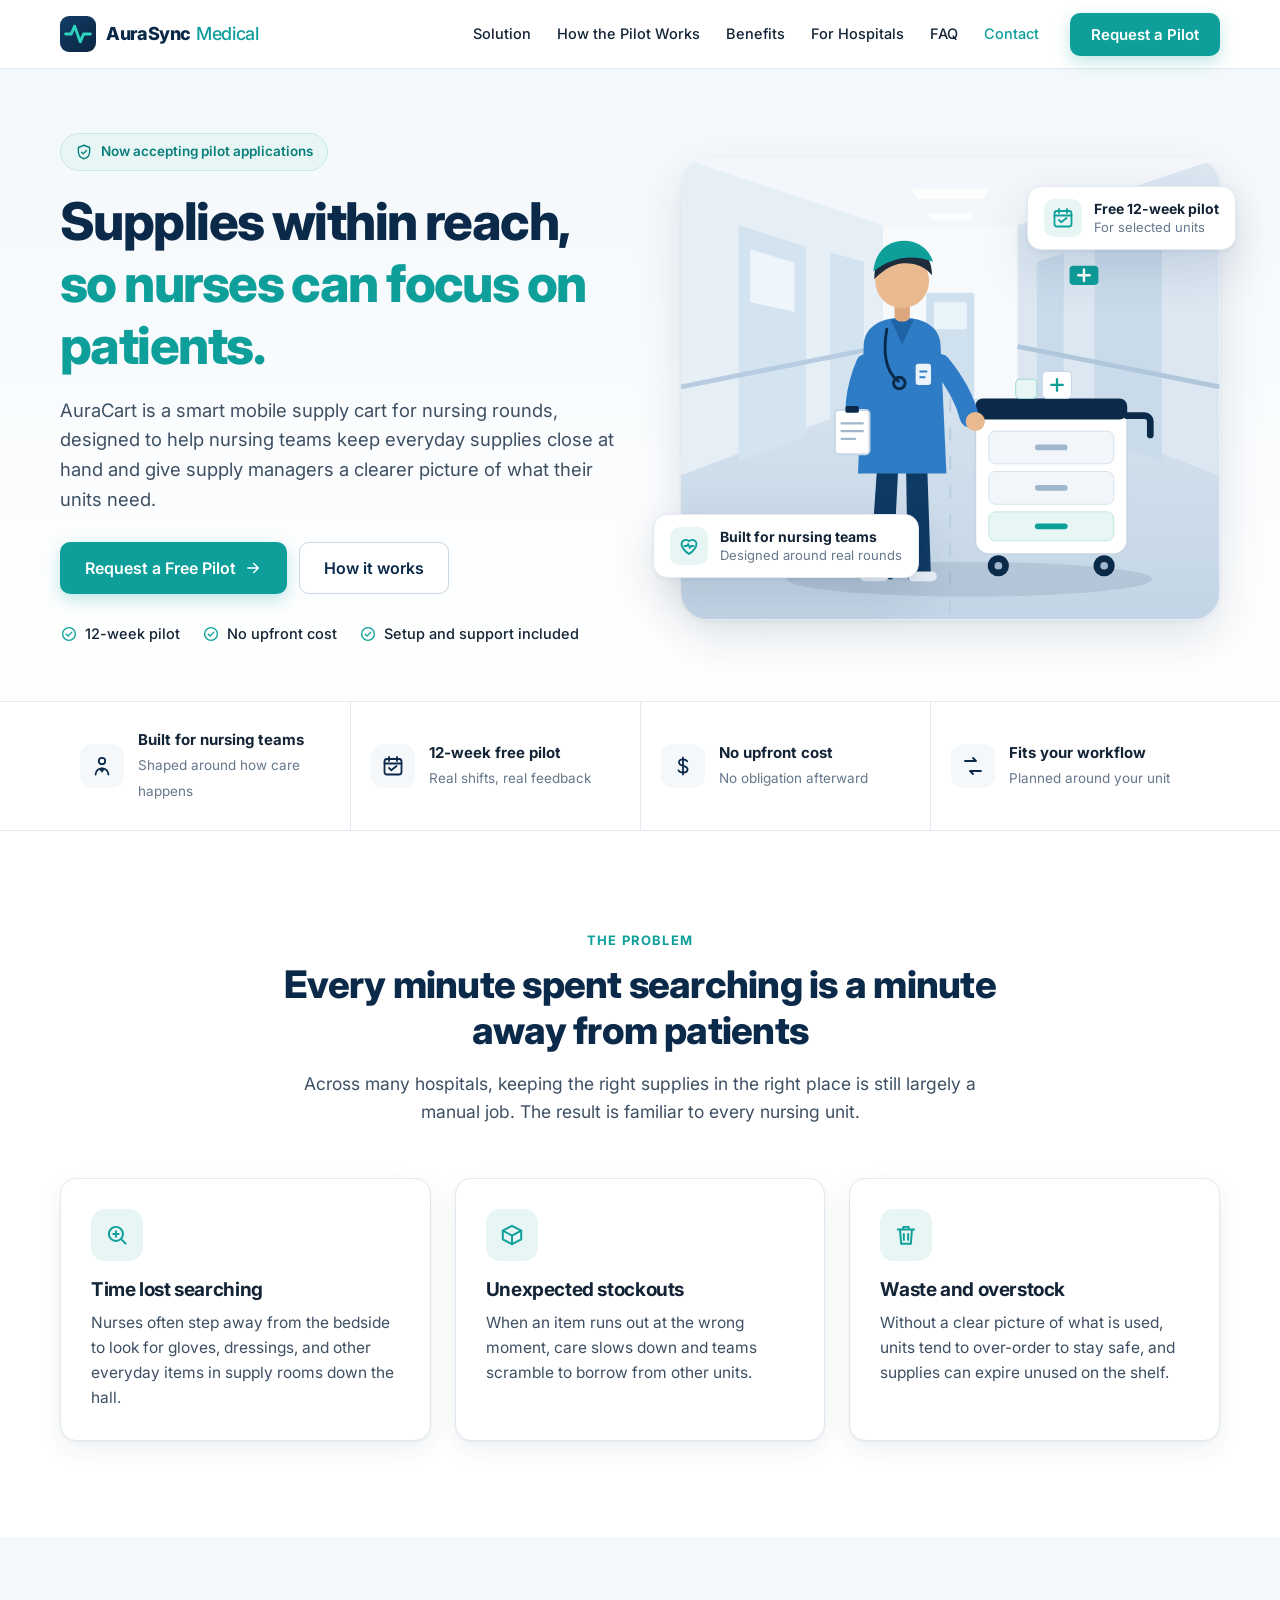
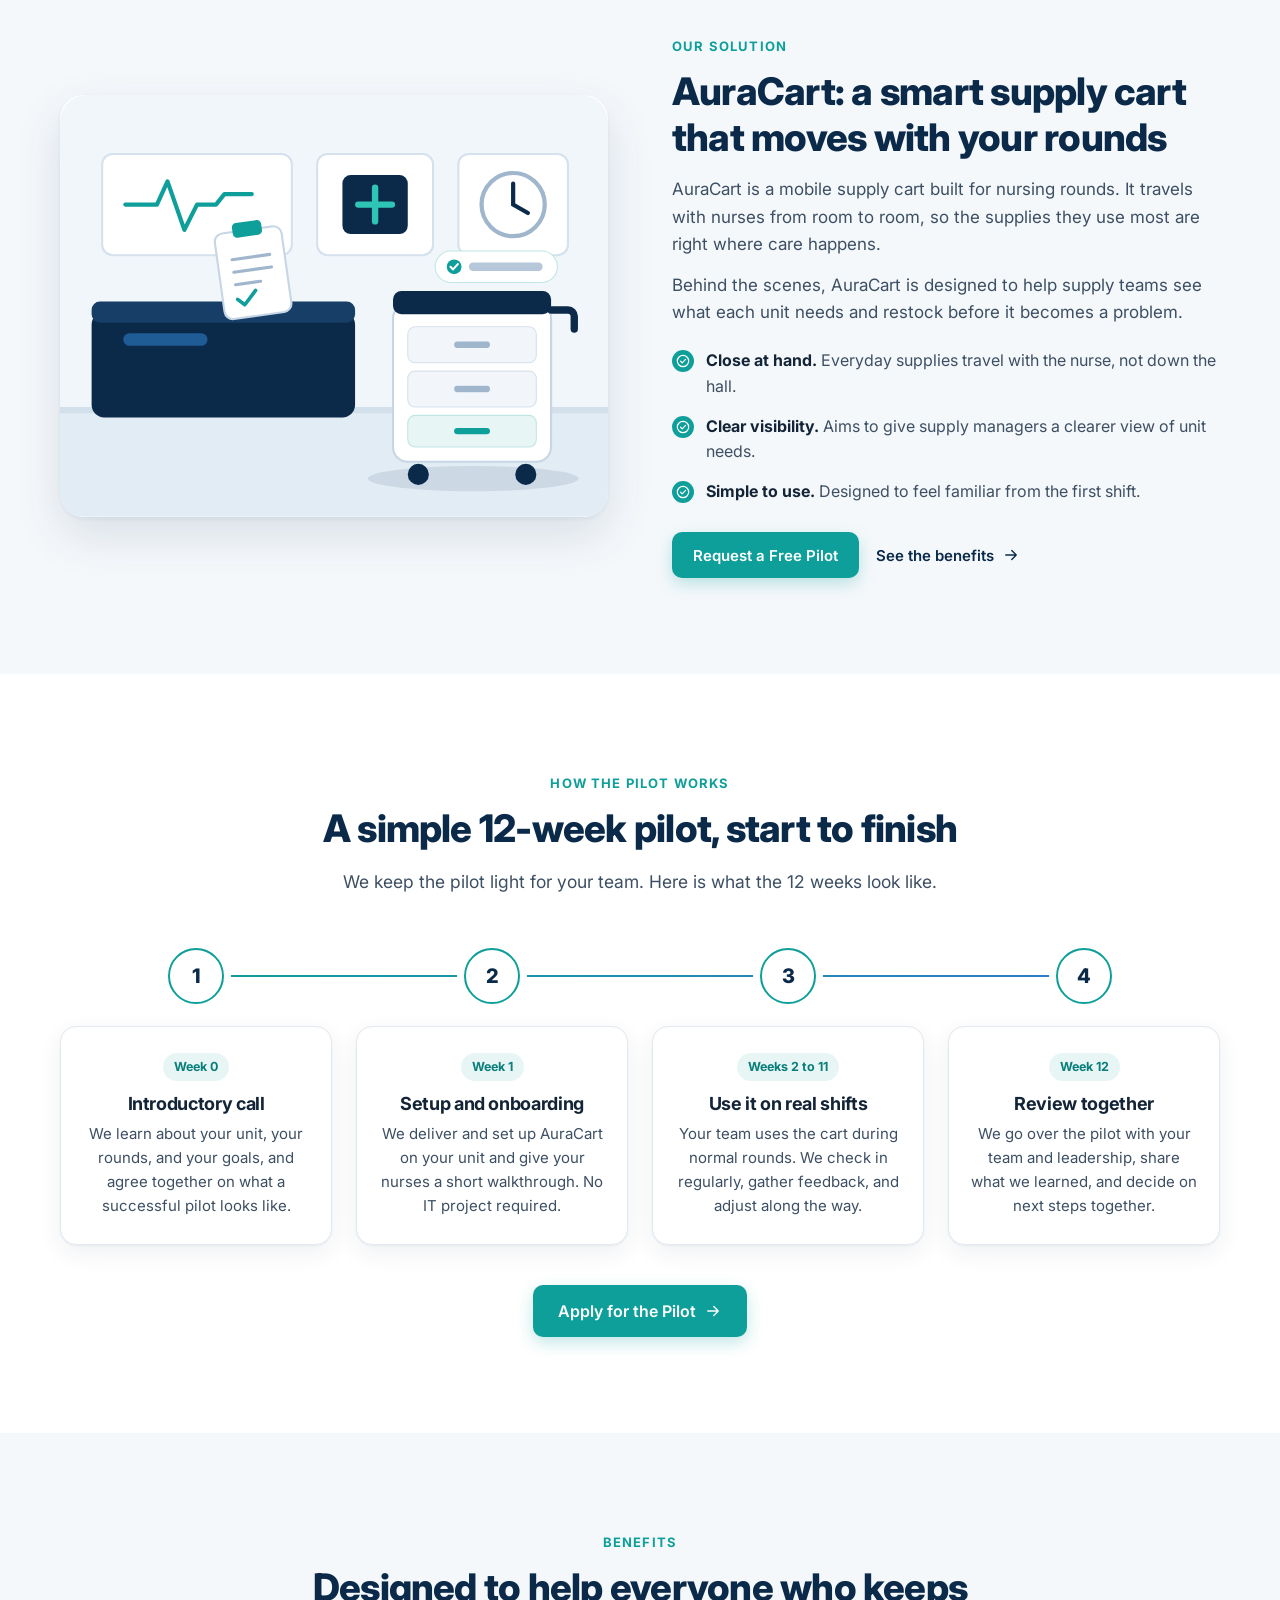
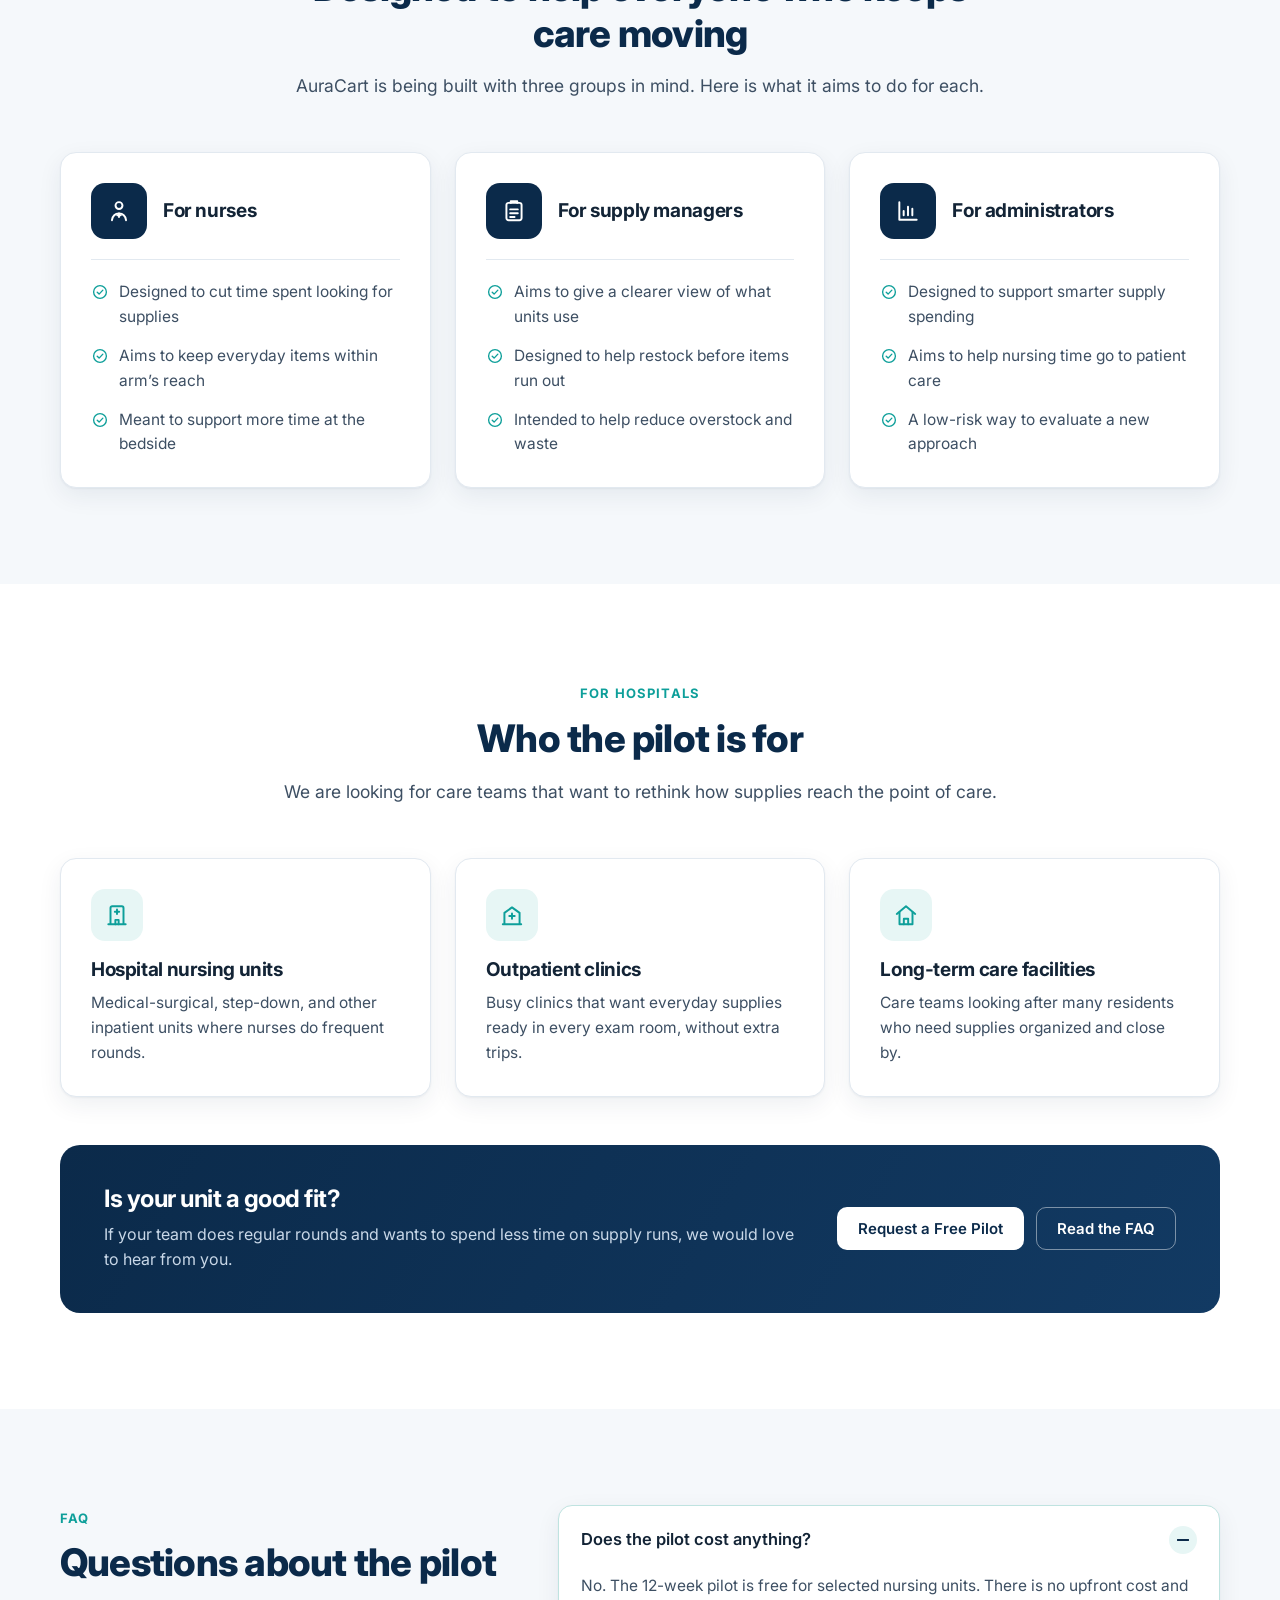
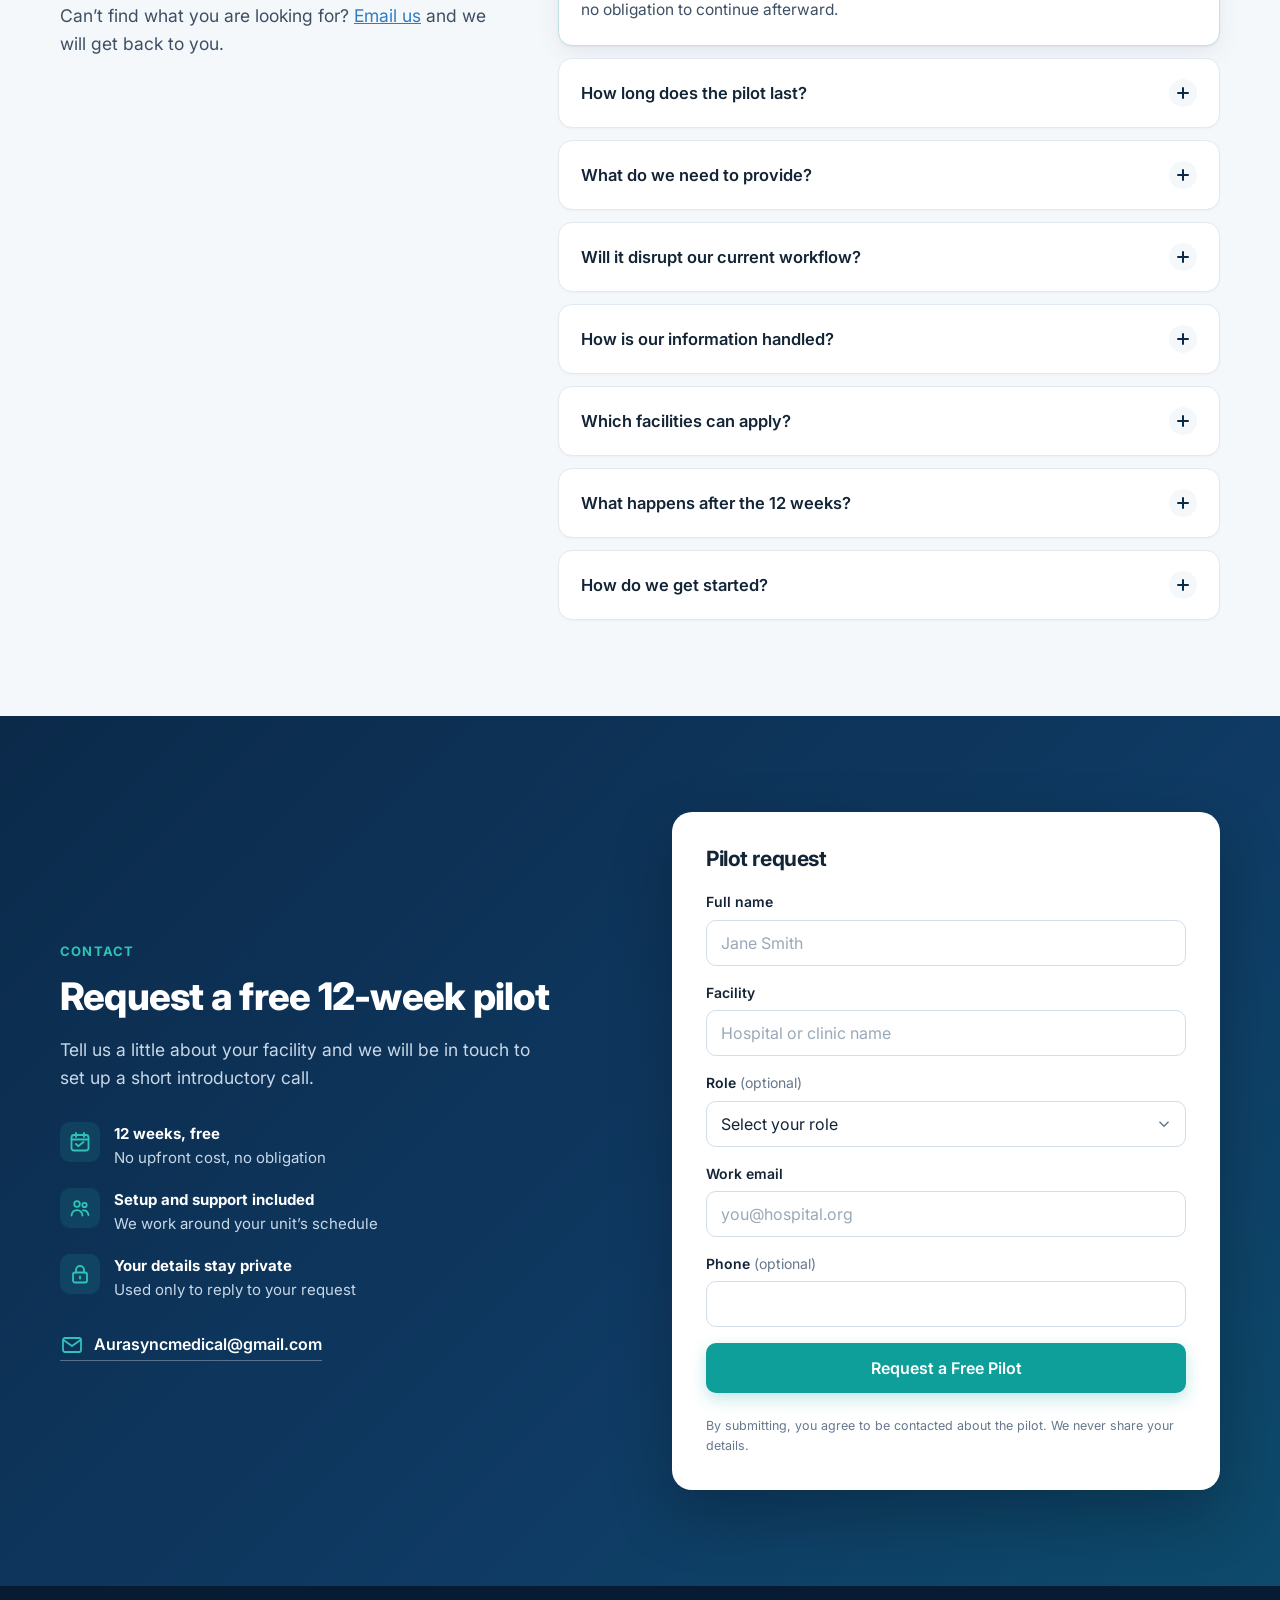
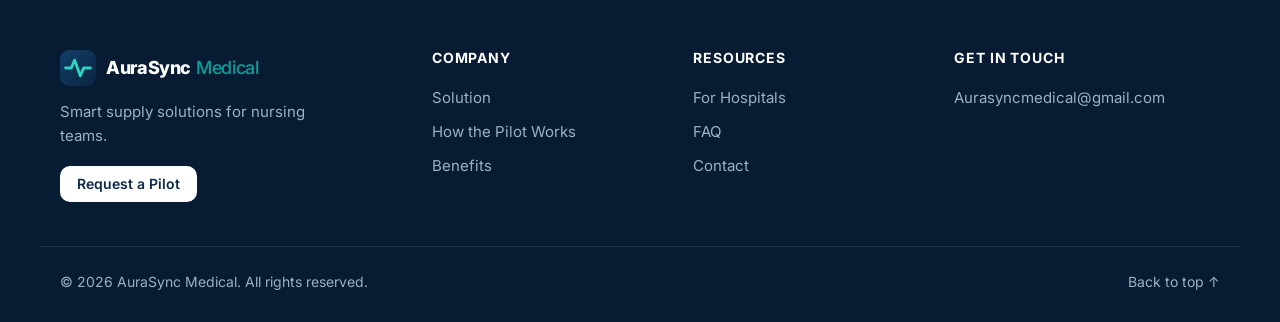
<file: index.html>
<!doctype html>
<html lang="en">
<head>
<meta charset="utf-8">
<meta name="viewport" content="width=device-width, initial-scale=1, viewport-fit=cover">
<title>AuraSync Medical | Smart supply cart for nursing teams</title>
<meta name="description" content="AuraSync Medical builds AuraCart, a smart mobile supply cart for nursing rounds, designed to help nurses spend less time searching for supplies. Apply for a free 12-week pilot.">
<meta property="og:type" content="website">
<meta property="og:site_name" content="AuraSync Medical">
<meta property="og:title" content="AuraSync Medical | Smart supply cart for nursing teams">
<meta property="og:description" content="A smart mobile supply cart for nursing rounds. Free 12-week pilot for selected nursing units, no upfront cost.">
<meta property="og:url" content="https://aurasyncmedical.com/">
<meta property="og:image" content="https://aurasyncmedical.sites.tab.bot/og.png">
<meta property="og:image:width" content="1200">
<meta property="og:image:height" content="630">
<meta property="og:image:alt" content="AuraSync Medical, smart supply cart for nursing teams">
<meta name="twitter:card" content="summary_large_image">
<meta name="theme-color" content="#0B2A4A">
<link rel="icon" href="favicon.svg" type="image/svg+xml">
<link rel="apple-touch-icon" href="apple-touch-icon.png">
<link rel="preconnect" href="https://fonts.googleapis.com">
<link rel="preconnect" href="https://fonts.gstatic.com" crossorigin>
<link href="https://fonts.googleapis.com/css2?family=Inter:wght@400;500;600;700;800&display=swap" rel="stylesheet">
<link rel="stylesheet" href="styles.css">
</head>
<body>
<a class="skip" href="#main">Skip to content</a>
<header class="nav" id="nav">
 <div class="wrap nav-row">
  <a href="#top" class="logo" aria-label="AuraSync Medical home"><svg class="logo-mark" viewBox="0 0 40 40" aria-hidden="true" focusable="false"><defs><linearGradient id="lgH1" x1="0" y1="0" x2="1" y2="1"><stop offset="0" stop-color="#123d68"/><stop offset="1" stop-color="#0b2540"/></linearGradient></defs><rect width="40" height="40" rx="10" fill="url(#lgH1)"/><path d="M6.25 20h6.25l3.75-8.75 6.25 17.5 3.75-8.75h7.5" stroke="#2dd4bf" stroke-width="3.2" fill="none" stroke-linecap="round" stroke-linejoin="round"/></svg><span class="logo-txt">AuraSync<b>Medical</b></span></a>
  <nav class="nav-links" id="nav-links" aria-label="Main">
    <a href="#solution">Solution</a>
    <a href="#how">How the Pilot Works</a>
    <a href="#benefits">Benefits</a>
    <a href="#hospitals">For Hospitals</a>
    <a href="#faq">FAQ</a>
    <a href="#contact">Contact</a>
    <a class="btn btn-p nav-cta-m" href="#contact">Request a Pilot</a>
  </nav>
  <a class="btn btn-p nav-cta" href="#contact">Request a Pilot</a>
  <button class="burger" id="burger" type="button" aria-label="Open menu" aria-expanded="false" aria-controls="nav-links"><span></span><span></span><span></span></button>
 </div>
</header>
<main id="main">

<section class="hero" id="top">
 <div class="wrap hero-grid">
  <div class="hero-copy">
   <span class="eyebrow-pill"><svg class="ic ic-s" viewBox="0 0 24 24" fill="none" stroke="currentColor" stroke-width="1.8" stroke-linecap="round" stroke-linejoin="round" aria-hidden="true" focusable="false"><path d="M12 3l7.5 3v5.5c0 4.6-3.1 8.2-7.5 9.5-4.4-1.3-7.5-4.9-7.5-9.5V6z"/><path d="M8.7 12.2l2.3 2.3 4.3-4.6"/></svg>Now accepting pilot applications</span>
   <h1>Supplies within reach, <span class="hl">so nurses can focus on patients.</span></h1>
   <p class="lead">AuraCart is a smart mobile supply cart for nursing rounds, designed to help nursing teams keep everyday supplies close at hand and give supply managers a clearer picture of what their units need.</p>
   <div class="btn-row">
    <a class="btn btn-p btn-lg" href="#contact">Request a Free Pilot <svg class="ic ic-s" viewBox="0 0 24 24" fill="none" stroke="currentColor" stroke-width="1.8" stroke-linecap="round" stroke-linejoin="round" aria-hidden="true" focusable="false"><path d="M5 12h14M13 6l6 6-6 6"/></svg></a>
    <a class="btn btn-o btn-lg" href="#how">How it works</a>
   </div>
   <ul class="hero-points">
    <li><svg class="ic ic-s" viewBox="0 0 24 24" fill="none" stroke="currentColor" stroke-width="1.8" stroke-linecap="round" stroke-linejoin="round" aria-hidden="true" focusable="false"><circle cx="12" cy="12" r="8.5"/><path d="M8.3 12.3l2.5 2.5 5-5.3"/></svg>12-week pilot</li><li><svg class="ic ic-s" viewBox="0 0 24 24" fill="none" stroke="currentColor" stroke-width="1.8" stroke-linecap="round" stroke-linejoin="round" aria-hidden="true" focusable="false"><circle cx="12" cy="12" r="8.5"/><path d="M8.3 12.3l2.5 2.5 5-5.3"/></svg>No upfront cost</li><li><svg class="ic ic-s" viewBox="0 0 24 24" fill="none" stroke="currentColor" stroke-width="1.8" stroke-linecap="round" stroke-linejoin="round" aria-hidden="true" focusable="false"><circle cx="12" cy="12" r="8.5"/><path d="M8.3 12.3l2.5 2.5 5-5.3"/></svg>Setup and support included</li>
   </ul>
  </div>
  <div class="hero-visual">
   <svg class="hero-art" viewBox="0 0 560 480" role="img" aria-labelledby="ha-t"><title id="ha-t">Illustration of a nurse walking a hospital corridor with a supply cart</title>
<defs>
<linearGradient id="hw" x1="0" y1="0" x2="0" y2="1"><stop offset="0" stop-color="#EEF4FA"/><stop offset="1" stop-color="#E2ECF5"/></linearGradient>
<linearGradient id="hf" x1="0" y1="0" x2="0" y2="1"><stop offset="0" stop-color="#D5E2EE"/><stop offset="1" stop-color="#C3D5E6"/></linearGradient>
<clipPath id="hc"><rect x="0" y="0" width="560" height="480" rx="28"/></clipPath>
</defs>
<g clip-path="url(#hc)">
<rect width="560" height="480" fill="url(#hw)"/>
<!-- corridor perspective -->
<path d="M0 330 L210 250 L350 250 L560 330 L560 480 L0 480Z" fill="url(#hf)"/>
<path d="M210 70 L350 70 L350 250 L210 250Z" fill="#F7FAFD"/>
<path d="M0 0 L210 70 L210 250 L0 330Z" fill="#E6EEF6"/>
<path d="M560 0 L350 70 L350 250 L560 330Z" fill="#DCE7F2"/>
<path d="M0 0 L210 70 L350 70 L560 0Z" fill="#F3F7FB"/>
<!-- ceiling lights -->
<path d="M240 32 h80 l-6 10 h-68z" fill="#fff" opacity=".9"/><path d="M256 58 h48 l-4 6 h-40z" fill="#fff" opacity=".8"/>
<!-- far door -->
<rect x="255" y="140" width="50" height="110" rx="3" fill="#CFE0EE"/><rect x="263" y="150" width="34" height="28" rx="2" fill="#E9F3FA"/>
<!-- left doors -->
<path d="M60 70 L130 92 L130 290 L60 315Z" fill="#D4E3F0"/><path d="M72 95 L118 109 L118 160 L72 150Z" fill="#EEF5FB"/>
<path d="M155 98 L190 108 L190 262 L155 274Z" fill="#D4E3F0"/>
<!-- right doors / signage -->
<path d="M430 92 L500 70 L500 315 L430 290Z" fill="#C9DBEB"/><path d="M370 108 L398 99 L398 270 L370 260Z" fill="#C9DBEB"/>
<rect x="404" y="112" width="30" height="20" rx="4" fill="#0E9F9A"/><path d="M419 116v12M413 122h12" stroke="#fff" stroke-width="2.6" stroke-linecap="round"/>
<!-- handrails -->
<path d="M0 238 L210 196" stroke="#B7CCE0" stroke-width="5"/><path d="M560 238 L350 196" stroke="#B0C6DB" stroke-width="5"/>
<!-- floor line -->
<path d="M280 250 L280 480" stroke="#B9CDE0" stroke-width="2" stroke-dasharray="14 16"/>
<!-- shadow -->
<ellipse cx="300" cy="438" rx="190" ry="18" fill="#0B2A4A" opacity=".10"/>
<!-- cart (generic) -->
<g>
<rect x="306" y="262" width="158" height="150" rx="14" fill="#fff" stroke="#C7D6E5" stroke-width="2"/>
<rect x="306" y="250" width="158" height="22" rx="8" fill="#0B2A4A"/>
<rect x="320" y="284" width="130" height="34" rx="7" fill="#F2F6FA" stroke="#D5E1EC"/><rect x="368" y="298" width="34" height="6" rx="3" fill="#9FB6CC"/>
<rect x="320" y="326" width="130" height="34" rx="7" fill="#F2F6FA" stroke="#D5E1EC"/><rect x="368" y="340" width="34" height="6" rx="3" fill="#9FB6CC"/>
<rect x="320" y="368" width="130" height="30" rx="7" fill="#E7F6F5" stroke="#BFE6E3"/><rect x="368" y="380" width="34" height="6" rx="3" fill="#0E9F9A"/>
<path d="M464 268 h18 a6 6 0 0 1 6 6 v14" fill="none" stroke="#0B2A4A" stroke-width="7" stroke-linecap="round"/>
<circle cx="330" cy="424" r="11" fill="#0B2A4A"/><circle cx="330" cy="424" r="4" fill="#9FB6CC"/>
<circle cx="440" cy="424" r="11" fill="#0B2A4A"/><circle cx="440" cy="424" r="4" fill="#9FB6CC"/>
<rect x="348" y="230" width="22" height="20" rx="4" fill="#E7F6F5" stroke="#9ED8D3"/><rect x="376" y="222" width="30" height="28" rx="4" fill="#fff" stroke="#C7D6E5"/><path d="M391 230v12M385 236h12" stroke="#0E9F9A" stroke-width="2.4" stroke-linecap="round"/>
</g>
<!-- clinician -->
<g>
<path d="M196 438 l8 -118 h22 l-6 118z" fill="#0F3A63"/><path d="M236 438 l-2 -118 h22 l4 118z" fill="#0F3A63"/>
<rect x="186" y="430" width="30" height="10" rx="5" fill="#E9EFF5"/><rect x="236" y="430" width="30" height="10" rx="5" fill="#E9EFF5"/>
<path d="M190 196 c0 -18 14 -30 40 -30 c26 0 40 12 40 30 l6 132 h-92z" fill="#2E7CC6"/>
<path d="M218 168 l12 26 l12 -26" fill="#1F63A6"/>
<path d="M214 178 c-4 22 -2 44 12 54" fill="none" stroke="#0B2A4A" stroke-width="3" stroke-linecap="round"/><circle cx="227" cy="234" r="6" fill="none" stroke="#0B2A4A" stroke-width="3"/>
<rect x="244" y="214" width="16" height="22" rx="3" fill="#fff" opacity=".9"/><path d="M248 222h8M248 228h6" stroke="#2E7CC6" stroke-width="2"/>
<path d="M270 214 c18 22 26 40 30 56" stroke="#2E7CC6" stroke-width="20" stroke-linecap="round" fill="none"/>
<circle cx="306" cy="274" r="10" fill="#E9B98F"/>
<path d="M192 214 c-12 28 -14 52 -8 78" stroke="#2E7CC6" stroke-width="20" stroke-linecap="round" fill="none"/>
<circle cx="184" cy="298" r="10" fill="#E9B98F"/>
<rect x="160" y="262" width="36" height="46" rx="4" fill="#fff" stroke="#C7D6E5" stroke-width="2"/><rect x="171" y="258" width="14" height="7" rx="2" fill="#0B2A4A"/><path d="M167 276h22M167 284h22M167 292h14" stroke="#9FB6CC" stroke-width="2.4" stroke-linecap="round"/>
<rect x="222" y="148" width="16" height="22" rx="6" fill="#DDA77D"/>
<circle cx="230" cy="128" r="28" fill="#E9B98F"/>
<path d="M201 126 c0 -24 14 -36 30 -36 c18 0 30 12 30 32 c-8 -10 -20 -14 -34 -12 c-10 2 -18 8 -26 16z" fill="#1E2B3A"/>
<path d="M200 118 c2 -22 16 -32 32 -32 c14 0 26 8 30 22 c-20 -8 -42 -6 -62 10z" fill="#0E9F9A"/>
</g>
</g>
</svg>
   <div class="float-card fc-1"><svg class="ic" viewBox="0 0 24 24" fill="none" stroke="currentColor" stroke-width="1.8" stroke-linecap="round" stroke-linejoin="round" aria-hidden="true" focusable="false"><path d="M12 20s-7.5-4.6-7.5-10.2A4.3 4.3 0 0112 7.3a4.3 4.3 0 017.5 2.5C19.5 15.4 12 20 12 20z"/><path d="M7.5 12h2.5l1.2-2 1.6 4 1.2-2H16.5"/></svg><div><b>Built for nursing teams</b><span>Designed around real rounds</span></div></div>
   <div class="float-card fc-2"><svg class="ic" viewBox="0 0 24 24" fill="none" stroke="currentColor" stroke-width="1.8" stroke-linecap="round" stroke-linejoin="round" aria-hidden="true" focusable="false"><rect x="3.5" y="5" width="17" height="15.5" rx="2.5"/><path d="M3.5 9.5h17M8 3v4M16 3v4"/><path d="M8 14l2.2 2.2L15.5 12"/></svg><div><b>Free 12-week pilot</b><span>For selected units</span></div></div>
  </div>
 </div>
</section>

<section class="trust" aria-label="Pilot highlights">
 <div class="wrap trust-grid">
  <div class="trust-item"><svg class="ic" viewBox="0 0 24 24" fill="none" stroke="currentColor" stroke-width="1.8" stroke-linecap="round" stroke-linejoin="round" aria-hidden="true" focusable="false"><circle cx="12" cy="7" r="3.2"/><path d="M5.5 20.5c.6-4 3.2-6.2 6.5-6.2s5.9 2.2 6.5 6.2"/><path d="M12 14.3v3.2M10.4 15.9h3.2"/></svg><div><b>Built for nursing teams</b><span>Shaped around how care happens</span></div></div>
  <div class="trust-item"><svg class="ic" viewBox="0 0 24 24" fill="none" stroke="currentColor" stroke-width="1.8" stroke-linecap="round" stroke-linejoin="round" aria-hidden="true" focusable="false"><rect x="3.5" y="5" width="17" height="15.5" rx="2.5"/><path d="M3.5 9.5h17M8 3v4M16 3v4"/><path d="M8 14l2.2 2.2L15.5 12"/></svg><div><b>12-week free pilot</b><span>Real shifts, real feedback</span></div></div>
  <div class="trust-item"><svg class="ic" viewBox="0 0 24 24" fill="none" stroke="currentColor" stroke-width="1.8" stroke-linecap="round" stroke-linejoin="round" aria-hidden="true" focusable="false"><path d="M12 3.5v17M16.2 7.2c-.8-1.2-2.3-1.9-4.2-1.9-2.4 0-4 1.2-4 3.1 0 4.4 8.6 2.4 8.6 6.9 0 1.9-1.8 3.3-4.6 3.3-2 0-3.7-.8-4.5-2.2"/></svg><div><b>No upfront cost</b><span>No obligation afterward</span></div></div>
  <div class="trust-item"><svg class="ic" viewBox="0 0 24 24" fill="none" stroke="currentColor" stroke-width="1.8" stroke-linecap="round" stroke-linejoin="round" aria-hidden="true" focusable="false"><path d="M4 7h11l-3-3M20 17H9l3 3"/></svg><div><b>Fits your workflow</b><span>Planned around your unit</span></div></div>
 </div>
</section>

<section class="section" id="problem">
 <div class="wrap">
  <div class="sec-head center">
   <span class="eyebrow">The problem</span>
   <h2>Every minute spent searching is a minute away from patients</h2>
   <p>Across many hospitals, keeping the right supplies in the right place is still largely a manual job. The result is familiar to every nursing unit.</p>
  </div>
  <div class="grid-3">
   <article class="card">
    <div class="card-ic"><svg class="ic" viewBox="0 0 24 24" fill="none" stroke="currentColor" stroke-width="1.8" stroke-linecap="round" stroke-linejoin="round" aria-hidden="true" focusable="false"><circle cx="11" cy="11" r="6.5"/><path d="M20 20l-4.2-4.2"/><path d="M11 8.5v5M8.5 11h5"/></svg></div>
    <h3>Time lost searching</h3>
    <p>Nurses often step away from the bedside to look for gloves, dressings, and other everyday items in supply rooms down the hall.</p>
   </article>
   <article class="card">
    <div class="card-ic"><svg class="ic" viewBox="0 0 24 24" fill="none" stroke="currentColor" stroke-width="1.8" stroke-linecap="round" stroke-linejoin="round" aria-hidden="true" focusable="false"><path d="M3.5 8L12 3.5 20.5 8v8L12 20.5 3.5 16z"/><path d="M3.5 8L12 12.5 20.5 8M12 12.5v8"/></svg></div>
    <h3>Unexpected stockouts</h3>
    <p>When an item runs out at the wrong moment, care slows down and teams scramble to borrow from other units.</p>
   </article>
   <article class="card">
    <div class="card-ic"><svg class="ic" viewBox="0 0 24 24" fill="none" stroke="currentColor" stroke-width="1.8" stroke-linecap="round" stroke-linejoin="round" aria-hidden="true" focusable="false"><path d="M4.5 7h15M9.5 7V4.5h5V7M6.5 7l1 13h9l1-13"/><path d="M10 11v5.5M14 11v5.5"/></svg></div>
    <h3>Waste and overstock</h3>
    <p>Without a clear picture of what is used, units tend to over-order to stay safe, and supplies can expire unused on the shelf.</p>
   </article>
  </div>
 </div>
</section>

<section class="section alt" id="solution">
 <div class="wrap split">
  <div class="split-art"><svg class="sol-art" viewBox="0 0 520 400" role="img" aria-labelledby="sa-t"><title id="sa-t">Illustration of a nursing station with a supply cart and clipboard</title>
<rect width="520" height="400" rx="26" fill="#F1F6FB"/>
<rect x="0" y="300" width="520" height="100" fill="#E2ECF5"/><rect y="296" width="520" height="6" fill="#D2E0EC"/>
<rect x="40" y="56" width="180" height="96" rx="10" fill="#fff" stroke="#D5E1EC" stroke-width="2"/>
<path d="M62 104 h30 l10 -22 l16 46 l12 -24 h18 l8 -10 h26" fill="none" stroke="#0E9F9A" stroke-width="4" stroke-linecap="round" stroke-linejoin="round"/>
<rect x="244" y="56" width="110" height="96" rx="10" fill="#fff" stroke="#D5E1EC" stroke-width="2"/><rect x="268" y="76" width="62" height="56" rx="8" fill="#0B2A4A"/><path d="M299 88v32M283 104h32" stroke="#2EC4B6" stroke-width="6" stroke-linecap="round"/>
<rect x="378" y="56" width="104" height="96" rx="10" fill="#fff" stroke="#D5E1EC" stroke-width="2"/><circle cx="430" cy="104" r="30" fill="none" stroke="#9FB6CC" stroke-width="4"/><path d="M430 84v20l14 8" stroke="#0B2A4A" stroke-width="4" stroke-linecap="round" fill="none"/>
<!-- desk -->
<rect x="30" y="206" width="250" height="100" rx="12" fill="#0B2A4A"/><rect x="30" y="196" width="250" height="20" rx="8" fill="#163E66"/>
<rect x="60" y="226" width="80" height="12" rx="6" fill="#2E7CC6" opacity=".6"/>
<!-- clipboard -->
<g transform="rotate(-8 180 160)"><rect x="150" y="128" width="64" height="82" rx="8" fill="#fff" stroke="#C7D6E5" stroke-width="2"/><rect x="168" y="120" width="28" height="14" rx="4" fill="#0E9F9A"/><path d="M164 154h36M164 166h36M164 178h24" stroke="#9FB6CC" stroke-width="3" stroke-linecap="round"/><path d="M164 192l6 6 12-12" stroke="#0E9F9A" stroke-width="3.4" fill="none" stroke-linecap="round" stroke-linejoin="round"/></g>
<!-- cart -->
<ellipse cx="392" cy="364" rx="100" ry="12" fill="#0B2A4A" opacity=".10"/>
<rect x="316" y="198" width="150" height="150" rx="14" fill="#fff" stroke="#C7D6E5" stroke-width="2"/>
<rect x="316" y="186" width="150" height="22" rx="8" fill="#0B2A4A"/>
<rect x="330" y="220" width="122" height="34" rx="7" fill="#F2F6FA" stroke="#D5E1EC"/><rect x="374" y="234" width="34" height="6" rx="3" fill="#9FB6CC"/>
<rect x="330" y="262" width="122" height="34" rx="7" fill="#F2F6FA" stroke="#D5E1EC"/><rect x="374" y="276" width="34" height="6" rx="3" fill="#9FB6CC"/>
<rect x="330" y="304" width="122" height="30" rx="7" fill="#E7F6F5" stroke="#BFE6E3"/><rect x="374" y="316" width="34" height="6" rx="3" fill="#0E9F9A"/>
<circle cx="340" cy="360" r="10" fill="#0B2A4A"/><circle cx="442" cy="360" r="10" fill="#0B2A4A"/>
<path d="M466 204 h16 a6 6 0 0 1 6 6 v12" fill="none" stroke="#0B2A4A" stroke-width="7" stroke-linecap="round"/>
<!-- badge -->
<rect x="356" y="148" width="116" height="30" rx="15" fill="#fff" stroke="#BFE6E3"/><circle cx="374" cy="163" r="7" fill="#0E9F9A"/><path d="M370.5 163l2.5 2.5 4.5-5" stroke="#fff" stroke-width="2" fill="none" stroke-linecap="round" stroke-linejoin="round"/><rect x="388" y="159" width="70" height="8" rx="4" fill="#B5C7D8"/>
</svg></div>
  <div class="split-copy">
   <span class="eyebrow">Our solution</span>
   <h2>AuraCart: a smart supply cart that moves with your rounds</h2>
   <p>AuraCart is a mobile supply cart built for nursing rounds. It travels with nurses from room to room, so the supplies they use most are right where care happens.</p>
   <p>Behind the scenes, AuraCart is designed to help supply teams see what each unit needs and restock before it becomes a problem.</p>
   <ul class="checks">
    <li><svg class="ic ic-s" viewBox="0 0 24 24" fill="none" stroke="currentColor" stroke-width="1.8" stroke-linecap="round" stroke-linejoin="round" aria-hidden="true" focusable="false"><circle cx="12" cy="12" r="8.5"/><path d="M8.3 12.3l2.5 2.5 5-5.3"/></svg><span><b>Close at hand.</b> Everyday supplies travel with the nurse, not down the hall.</span></li>
    <li><svg class="ic ic-s" viewBox="0 0 24 24" fill="none" stroke="currentColor" stroke-width="1.8" stroke-linecap="round" stroke-linejoin="round" aria-hidden="true" focusable="false"><circle cx="12" cy="12" r="8.5"/><path d="M8.3 12.3l2.5 2.5 5-5.3"/></svg><span><b>Clear visibility.</b> Aims to give supply managers a clearer view of unit needs.</span></li>
    <li><svg class="ic ic-s" viewBox="0 0 24 24" fill="none" stroke="currentColor" stroke-width="1.8" stroke-linecap="round" stroke-linejoin="round" aria-hidden="true" focusable="false"><circle cx="12" cy="12" r="8.5"/><path d="M8.3 12.3l2.5 2.5 5-5.3"/></svg><span><b>Simple to use.</b> Designed to feel familiar from the first shift.</span></li>
   </ul>
   <div class="btn-row">
    <a class="btn btn-p" href="#contact">Request a Free Pilot</a>
    <a class="btn btn-t" href="#benefits">See the benefits <svg class="ic ic-s" viewBox="0 0 24 24" fill="none" stroke="currentColor" stroke-width="1.8" stroke-linecap="round" stroke-linejoin="round" aria-hidden="true" focusable="false"><path d="M5 12h14M13 6l6 6-6 6"/></svg></a>
   </div>
  </div>
 </div>
</section>

<section class="section" id="how">
 <span id="pilot-steps" class="anchor"></span>
 <div class="wrap">
  <div class="sec-head center">
   <span class="eyebrow">How the pilot works</span>
   <h2>A simple 12-week pilot, start to finish</h2>
   <p>We keep the pilot light for your team. Here is what the 12 weeks look like.</p>
  </div>
  <ol class="timeline">
   <li class="step">
    <div class="step-num">1</div>
    <div class="step-body"><span class="step-when">Week 0</span><h3>Introductory call</h3><p>We learn about your unit, your rounds, and your goals, and agree together on what a successful pilot looks like.</p></div>
   </li>
   <li class="step">
    <div class="step-num">2</div>
    <div class="step-body"><span class="step-when">Week 1</span><h3>Setup and onboarding</h3><p>We deliver and set up AuraCart on your unit and give your nurses a short walkthrough. No IT project required.</p></div>
   </li>
   <li class="step">
    <div class="step-num">3</div>
    <div class="step-body"><span class="step-when">Weeks 2 to 11</span><h3>Use it on real shifts</h3><p>Your team uses the cart during normal rounds. We check in regularly, gather feedback, and adjust along the way.</p></div>
   </li>
   <li class="step">
    <div class="step-num">4</div>
    <div class="step-body"><span class="step-when">Week 12</span><h3>Review together</h3><p>We go over the pilot with your team and leadership, share what we learned, and decide on next steps together.</p></div>
   </li>
  </ol>
  <div class="center mt"><a class="btn btn-p btn-lg" href="#contact">Apply for the Pilot <svg class="ic ic-s" viewBox="0 0 24 24" fill="none" stroke="currentColor" stroke-width="1.8" stroke-linecap="round" stroke-linejoin="round" aria-hidden="true" focusable="false"><path d="M5 12h14M13 6l6 6-6 6"/></svg></a></div>
 </div>
</section>

<section class="section alt" id="benefits">
 <div class="wrap">
  <div class="sec-head center">
   <span class="eyebrow">Benefits</span>
   <h2>Designed to help everyone who keeps care moving</h2>
   <p>AuraCart is being built with three groups in mind. Here is what it aims to do for each.</p>
  </div>
  <div class="grid-3">
   <article class="card card-b">
    <div class="card-top"><div class="card-ic lg"><svg class="ic" viewBox="0 0 24 24" fill="none" stroke="currentColor" stroke-width="1.8" stroke-linecap="round" stroke-linejoin="round" aria-hidden="true" focusable="false"><circle cx="12" cy="7" r="3.2"/><path d="M5.5 20.5c.6-4 3.2-6.2 6.5-6.2s5.9 2.2 6.5 6.2"/><path d="M12 14.3v3.2M10.4 15.9h3.2"/></svg></div><h3>For nurses</h3></div>
    <ul class="mini">
     <li><svg class="ic ic-s" viewBox="0 0 24 24" fill="none" stroke="currentColor" stroke-width="1.8" stroke-linecap="round" stroke-linejoin="round" aria-hidden="true" focusable="false"><circle cx="12" cy="12" r="8.5"/><path d="M8.3 12.3l2.5 2.5 5-5.3"/></svg>Designed to cut time spent looking for supplies</li>
     <li><svg class="ic ic-s" viewBox="0 0 24 24" fill="none" stroke="currentColor" stroke-width="1.8" stroke-linecap="round" stroke-linejoin="round" aria-hidden="true" focusable="false"><circle cx="12" cy="12" r="8.5"/><path d="M8.3 12.3l2.5 2.5 5-5.3"/></svg>Aims to keep everyday items within arm’s reach</li>
     <li><svg class="ic ic-s" viewBox="0 0 24 24" fill="none" stroke="currentColor" stroke-width="1.8" stroke-linecap="round" stroke-linejoin="round" aria-hidden="true" focusable="false"><circle cx="12" cy="12" r="8.5"/><path d="M8.3 12.3l2.5 2.5 5-5.3"/></svg>Meant to support more time at the bedside</li>
    </ul>
   </article>
   <article class="card card-b">
    <div class="card-top"><div class="card-ic lg"><svg class="ic" viewBox="0 0 24 24" fill="none" stroke="currentColor" stroke-width="1.8" stroke-linecap="round" stroke-linejoin="round" aria-hidden="true" focusable="false"><rect x="5" y="4.5" width="14" height="16" rx="2"/><path d="M9 4.5V3h6v1.5M9 3.5h6"/><path d="M8.5 10.5h7M8.5 14h7M8.5 17.5h4"/></svg></div><h3>For supply managers</h3></div>
    <ul class="mini">
     <li><svg class="ic ic-s" viewBox="0 0 24 24" fill="none" stroke="currentColor" stroke-width="1.8" stroke-linecap="round" stroke-linejoin="round" aria-hidden="true" focusable="false"><circle cx="12" cy="12" r="8.5"/><path d="M8.3 12.3l2.5 2.5 5-5.3"/></svg>Aims to give a clearer view of what units use</li>
     <li><svg class="ic ic-s" viewBox="0 0 24 24" fill="none" stroke="currentColor" stroke-width="1.8" stroke-linecap="round" stroke-linejoin="round" aria-hidden="true" focusable="false"><circle cx="12" cy="12" r="8.5"/><path d="M8.3 12.3l2.5 2.5 5-5.3"/></svg>Designed to help restock before items run out</li>
     <li><svg class="ic ic-s" viewBox="0 0 24 24" fill="none" stroke="currentColor" stroke-width="1.8" stroke-linecap="round" stroke-linejoin="round" aria-hidden="true" focusable="false"><circle cx="12" cy="12" r="8.5"/><path d="M8.3 12.3l2.5 2.5 5-5.3"/></svg>Intended to help reduce overstock and waste</li>
    </ul>
   </article>
   <article class="card card-b">
    <div class="card-top"><div class="card-ic lg"><svg class="ic" viewBox="0 0 24 24" fill="none" stroke="currentColor" stroke-width="1.8" stroke-linecap="round" stroke-linejoin="round" aria-hidden="true" focusable="false"><path d="M4 20V4M4 20h16"/><path d="M8 16v-4M12 16V8M16 16v-6"/></svg></div><h3>For administrators</h3></div>
    <ul class="mini">
     <li><svg class="ic ic-s" viewBox="0 0 24 24" fill="none" stroke="currentColor" stroke-width="1.8" stroke-linecap="round" stroke-linejoin="round" aria-hidden="true" focusable="false"><circle cx="12" cy="12" r="8.5"/><path d="M8.3 12.3l2.5 2.5 5-5.3"/></svg>Designed to support smarter supply spending</li>
     <li><svg class="ic ic-s" viewBox="0 0 24 24" fill="none" stroke="currentColor" stroke-width="1.8" stroke-linecap="round" stroke-linejoin="round" aria-hidden="true" focusable="false"><circle cx="12" cy="12" r="8.5"/><path d="M8.3 12.3l2.5 2.5 5-5.3"/></svg>Aims to help nursing time go to patient care</li>
     <li><svg class="ic ic-s" viewBox="0 0 24 24" fill="none" stroke="currentColor" stroke-width="1.8" stroke-linecap="round" stroke-linejoin="round" aria-hidden="true" focusable="false"><circle cx="12" cy="12" r="8.5"/><path d="M8.3 12.3l2.5 2.5 5-5.3"/></svg>A low-risk way to evaluate a new approach</li>
    </ul>
   </article>
  </div>
 </div>
</section>

<section class="section" id="hospitals">
 <div class="wrap">
  <div class="sec-head center">
   <span class="eyebrow">For hospitals</span>
   <h2>Who the pilot is for</h2>
   <p>We are looking for care teams that want to rethink how supplies reach the point of care.</p>
  </div>
  <div class="grid-3">
   <article class="card who">
    <div class="card-ic"><svg class="ic" viewBox="0 0 24 24" fill="none" stroke="currentColor" stroke-width="1.8" stroke-linecap="round" stroke-linejoin="round" aria-hidden="true" focusable="false"><path d="M4 20.5h16M6 20.5V5.5A1.5 1.5 0 017.5 4h9A1.5 1.5 0 0118 5.5v15"/><path d="M10.5 20.5v-4h3v4"/><path d="M12 7v4M10 9h4"/></svg></div><h3>Hospital nursing units</h3><p>Medical-surgical, step-down, and other inpatient units where nurses do frequent rounds.</p>
   </article>
   <article class="card who">
    <div class="card-ic"><svg class="ic" viewBox="0 0 24 24" fill="none" stroke="currentColor" stroke-width="1.8" stroke-linecap="round" stroke-linejoin="round" aria-hidden="true" focusable="false"><path d="M3.5 20.5h17M5 20.5V10l7-5 7 5v10.5"/><path d="M12 10.5v5M9.5 13h5"/></svg></div><h3>Outpatient clinics</h3><p>Busy clinics that want everyday supplies ready in every exam room, without extra trips.</p>
   </article>
   <article class="card who">
    <div class="card-ic"><svg class="ic" viewBox="0 0 24 24" fill="none" stroke="currentColor" stroke-width="1.8" stroke-linecap="round" stroke-linejoin="round" aria-hidden="true" focusable="false"><path d="M3.5 11L12 4l8.5 7"/><path d="M6 9.5v11h12v-11"/><path d="M10 20.5v-5h4v5"/></svg></div><h3>Long-term care facilities</h3><p>Care teams looking after many residents who need supplies organized and close by.</p>
   </article>
  </div>
  <div class="band">
   <div class="band-copy">
    <h3>Is your unit a good fit?</h3>
    <p>If your team does regular rounds and wants to spend less time on supply runs, we would love to hear from you.</p>
   </div>
   <div class="btn-row">
    <a class="btn btn-w" href="#contact">Request a Free Pilot</a>
    <a class="btn btn-ow" href="#faq">Read the FAQ</a>
   </div>
  </div>
 </div>
</section>

<section class="section alt" id="faq">
 <div class="wrap faq-wrap">
  <div class="sec-head">
   <span class="eyebrow">FAQ</span>
   <h2>Questions about the pilot</h2>
   <p>Can’t find what you are looking for? <a href="mailto:Aurasyncmedical@gmail.com">Email us</a> and we will get back to you.</p>
  </div>
  <div class="faq-list">
   <details class="faq-item" open><summary><span>Does the pilot cost anything?</span><i class="faq-x" aria-hidden="true"></i></summary><div class="faq-a"><p>No. The 12-week pilot is free for selected nursing units. There is no upfront cost and no obligation to continue afterward.</p></div></details>
   <details class="faq-item"><summary><span>How long does the pilot last?</span><i class="faq-x" aria-hidden="true"></i></summary><div class="faq-a"><p>The pilot runs for 12 weeks. That gives your team enough time to settle into a routine with the cart during real shifts and form a clear view of how it fits your unit.</p></div></details>
   <details class="faq-item"><summary><span>What do we need to provide?</span><i class="faq-x" aria-hidden="true"></i></summary><div class="faq-a"><p>A nursing unit willing to take part, a main point of contact (often the nurse manager), and a short check-in with your team from time to time. We handle setup and support throughout.</p></div></details>
   <details class="faq-item"><summary><span>Will it disrupt our current workflow?</span><i class="faq-x" aria-hidden="true"></i></summary><div class="faq-a"><p>It is designed not to. The cart is meant to fit into the rounds your nurses already do, and we plan the setup around your unit’s schedule.</p></div></details>
   <details class="faq-item"><summary><span>How is our information handled?</span><i class="faq-x" aria-hidden="true"></i></summary><div class="faq-a"><p>Information shared with us during the pilot is used only to run and review the pilot. We do not sell it, and we can work within your facility’s own privacy and security policies. Patient information is not part of the pilot.</p></div></details>
   <details class="faq-item"><summary><span>Which facilities can apply?</span><i class="faq-x" aria-hidden="true"></i></summary><div class="faq-a"><p>Hospital nursing units, outpatient clinics, and long-term care facilities are all welcome to apply. We select pilot sites based on fit and availability.</p></div></details>
   <details class="faq-item"><summary><span>What happens after the 12 weeks?</span><i class="faq-x" aria-hidden="true"></i></summary><div class="faq-a"><p>We review the pilot together with your team. If it is a good fit, we will discuss next steps. If not, we collect the cart and there is nothing further to do.</p></div></details>
   <details class="faq-item"><summary><span>How do we get started?</span><i class="faq-x" aria-hidden="true"></i></summary><div class="faq-a"><p>Fill in the pilot request form below or email us at Aurasyncmedical@gmail.com. We will reply to set up a short introductory call.</p></div></details>
  </div>
 </div>
</section>

<section class="section contact" id="contact">
 <span id="pilot" class="anchor"></span>
 <div class="wrap contact-grid">
  <div class="contact-copy">
   <span class="eyebrow light">Contact</span>
   <h2>Request a free 12-week pilot</h2>
   <p>Tell us a little about your facility and we will be in touch to set up a short introductory call.</p>
   <ul class="contact-list">
    <li><svg class="ic" viewBox="0 0 24 24" fill="none" stroke="currentColor" stroke-width="1.8" stroke-linecap="round" stroke-linejoin="round" aria-hidden="true" focusable="false"><rect x="3.5" y="5" width="17" height="15.5" rx="2.5"/><path d="M3.5 9.5h17M8 3v4M16 3v4"/><path d="M8 14l2.2 2.2L15.5 12"/></svg><span><b>12 weeks, free</b>No upfront cost, no obligation</span></li>
    <li><svg class="ic" viewBox="0 0 24 24" fill="none" stroke="currentColor" stroke-width="1.8" stroke-linecap="round" stroke-linejoin="round" aria-hidden="true" focusable="false"><circle cx="9" cy="8" r="2.8"/><circle cx="16.5" cy="9" r="2.2"/><path d="M3.5 19.5c.5-3.4 2.6-5.3 5.5-5.3s5 1.9 5.5 5.3"/><path d="M15 14.4c2.6-.3 4.8 1.4 5.5 4.6"/></svg><span><b>Setup and support included</b>We work around your unit’s schedule</span></li>
    <li><svg class="ic" viewBox="0 0 24 24" fill="none" stroke="currentColor" stroke-width="1.8" stroke-linecap="round" stroke-linejoin="round" aria-hidden="true" focusable="false"><rect x="5" y="10.5" width="14" height="10" rx="2"/><path d="M8 10.5V8a4 4 0 018 0v2.5"/><path d="M12 14.5v2"/></svg><span><b>Your details stay private</b>Used only to reply to your request</span></li>
   </ul>
   <a class="mail-link" href="mailto:Aurasyncmedical@gmail.com?subject=AuraCart%20pilot"><svg class="ic" viewBox="0 0 24 24" fill="none" stroke="currentColor" stroke-width="1.8" stroke-linecap="round" stroke-linejoin="round" aria-hidden="true" focusable="false"><rect x="3" y="5" width="18" height="14" rx="2"/><path d="M3.5 7l8.5 6 8.5-6"/></svg>Aurasyncmedical@gmail.com</a>
  </div>
  <div class="form-card">
   <form class="form" id="pilot-form" action="https://formsubmit.co/aurasyncmedical@gmail.com" method="post" novalidate>
    <h3 class="form-title">Pilot request</h3>
    <div class="field"><label for="f-name">Full name</label><input id="f-name" name="name" autocomplete="name" required maxlength="120" placeholder="Jane Smith"></div>
    <div class="field"><label for="f-facility">Facility</label><input id="f-facility" name="facility" autocomplete="organization" required maxlength="160" placeholder="Hospital or clinic name"></div>
    <div class="field"><label for="f-role">Role <span class="opt">(optional)</span></label>
     <select id="f-role" name="role"><option value="">Select your role</option><option>Nurse manager</option><option>Nurse / clinician</option><option>Supply chain / materials management</option><option>Hospital administrator</option><option>Other</option></select></div>
    <div class="field"><label for="f-email">Work email</label><input id="f-email" name="email" type="email" autocomplete="email" inputmode="email" required maxlength="200" placeholder="you@hospital.org"></div>
    <div class="field"><label for="f-phone">Phone <span class="opt">(optional)</span></label><input id="f-phone" name="phone" type="tel" autocomplete="tel" inputmode="tel" maxlength="40"></div>
    <div class="hp" aria-hidden="true"><label for="f-web">Website</label><input id="f-web" name="website" tabindex="-1" autocomplete="off"></div>
    <button class="btn btn-p btn-full btn-lg" type="submit">Request a Free Pilot</button>
    <p class="form-msg" id="form-msg" role="status" aria-live="polite"></p>
    <p class="form-note">By submitting, you agree to be contacted about the pilot. We never share your details.</p>
   </form>
   <div class="form-done" aria-hidden="true"><svg class="ic ic-xl" viewBox="0 0 24 24" fill="none" stroke="currentColor" stroke-width="1.8" stroke-linecap="round" stroke-linejoin="round" aria-hidden="true" focusable="false"><circle cx="12" cy="12" r="8.5"/><path d="M8.3 12.3l2.5 2.5 5-5.3"/></svg><h3>Thank you</h3><p>Your pilot request was received. We’ll be in touch soon.</p></div>
  </div>
 </div>
</section>
</main>

<footer class="footer">
 <div class="wrap foot-grid">
  <div class="foot-brand">
   <a href="#top" class="logo logo-light" aria-label="AuraSync Medical home"><svg class="logo-mark" viewBox="0 0 40 40" aria-hidden="true" focusable="false"><defs><linearGradient id="lgH2" x1="0" y1="0" x2="1" y2="1"><stop offset="0" stop-color="#123d68"/><stop offset="1" stop-color="#0b2540"/></linearGradient></defs><rect width="40" height="40" rx="10" fill="url(#lgH2)"/><path d="M6.25 20h6.25l3.75-8.75 6.25 17.5 3.75-8.75h7.5" stroke="#2dd4bf" stroke-width="3.2" fill="none" stroke-linecap="round" stroke-linejoin="round"/></svg><span class="logo-txt">AuraSync<b>Medical</b></span></a>
   <p>Smart supply solutions for nursing teams.</p>
   <a class="btn btn-w btn-sm" href="#contact">Request a Pilot</a>
  </div>
  <div class="foot-col"><h4>Company</h4><a href="#solution">Solution</a><a href="#how">How the Pilot Works</a><a href="#benefits">Benefits</a></div>
  <div class="foot-col"><h4>Resources</h4><a href="#hospitals">For Hospitals</a><a href="#faq">FAQ</a><a href="#contact">Contact</a></div>
  <div class="foot-col"><h4>Get in touch</h4><a href="mailto:Aurasyncmedical@gmail.com">Aurasyncmedical@gmail.com</a></div>
 </div>
 <div class="wrap foot-bottom"><span>&copy; 2026 AuraSync Medical. All rights reserved.</span><a href="#top">Back to top &uarr;</a></div>
</footer>
<script src="script.js?v=5" defer></script>
</body>
</html>
</file>
<file: styles.css>
:root{--navy:#0B2A4A;--navy-2:#123A63;--blue:#2E7CC6;--teal:#0E9F9A;--teal-2:#2EC4B6;--teal-bg:#E7F6F5;--ink:#132436;--text:#3D4F63;--muted:#66788C;--line:#E2E9F0;--bg:#FFFFFF;--soft:#F5F8FB;--r:16px;--sh:0 1px 2px rgba(11,42,74,.05),0 8px 24px rgba(11,42,74,.07);--sh-lg:0 2px 4px rgba(11,42,74,.05),0 18px 48px rgba(11,42,74,.12)}
*{box-sizing:border-box}
html{scroll-behavior:smooth;-webkit-text-size-adjust:100%}
body{margin:0;font-family:Inter,system-ui,-apple-system,"Segoe UI",Roboto,sans-serif;color:var(--text);background:var(--bg);font-size:16px;line-height:1.6;overflow-x:hidden;-webkit-font-smoothing:antialiased}
img,svg{max-width:100%}
a{color:var(--blue)}
h1,h2,h3,h4{color:var(--ink);margin:0;line-height:1.2;letter-spacing:-.02em}
p{margin:0}
.wrap{max-width:1200px;margin:0 auto;padding:0 20px}
.center{text-align:center}
.mt{margin-top:40px}
.skip{position:absolute;left:-9999px;top:0;background:var(--navy);color:#fff;padding:10px 14px;z-index:100}
.skip:focus{left:12px;top:12px}
.anchor{position:relative;top:-90px;display:block;height:0}
section[id],[id].anchor{scroll-margin-top:76px}
.ic{width:24px;height:24px;flex:none}
.ic-s{width:18px;height:18px}
.ic-xl{width:56px;height:56px}

/* buttons */
.btn{display:inline-flex;align-items:center;justify-content:center;gap:8px;font:600 15px/1 Inter,system-ui,sans-serif;padding:13px 20px;border-radius:10px;text-decoration:none;border:1.5px solid transparent;cursor:pointer;transition:background .2s,box-shadow .2s,transform .2s,color .2s,border-color .2s;white-space:nowrap}
.btn:focus-visible,a:focus-visible,summary:focus-visible,.burger:focus-visible{outline:3px solid rgba(46,124,198,.45);outline-offset:2px}
.btn-p{background:var(--teal);color:#fff;box-shadow:0 6px 16px rgba(14,159,154,.25)}
.btn-p:hover{background:#0B8A86;transform:translateY(-1px)}
.btn-o{background:#fff;color:var(--navy);border-color:#C9D6E3}
.btn-o:hover{border-color:var(--navy);}
.btn-t{background:transparent;color:var(--navy);padding-left:4px;padding-right:4px}
.btn-t:hover{color:var(--teal)}
.btn-w{background:#fff;color:var(--navy)}
.btn-w:hover{background:#EAF3FB}
.btn-ow{background:transparent;color:#fff;border-color:rgba(255,255,255,.45)}
.btn-ow:hover{border-color:#fff}
.btn-lg{padding:16px 24px;font-size:16px}
.btn-sm{padding:10px 16px;font-size:14px}
.btn-full{width:100%}
.btn-row{display:flex;flex-wrap:wrap;gap:12px;margin-top:28px}
.btn[disabled]{opacity:.7;cursor:default}

/* nav */
.nav{position:sticky;top:0;z-index:50;background:rgba(255,255,255,.92);backdrop-filter:saturate(180%) blur(12px);-webkit-backdrop-filter:saturate(180%) blur(12px);border-bottom:1px solid var(--line)}
.nav-row{display:flex;align-items:center;gap:20px;height:68px}
.logo{display:flex;align-items:center;gap:10px;text-decoration:none;color:var(--navy);flex:none}
.logo-mark{width:36px;height:36px}
.logo-txt{font-weight:800;font-size:18px;letter-spacing:-.02em;color:var(--navy)}
.logo-txt b{font-weight:500;color:var(--teal);margin-left:5px}
.nav-links{display:flex;align-items:center;gap:4px;margin-left:auto}
.nav-links a:not(.btn){color:var(--ink);text-decoration:none;font-weight:500;font-size:14.5px;padding:8px 11px;border-radius:8px;white-space:nowrap}
.nav-links a:not(.btn):hover{background:var(--soft);color:var(--teal)}
.nav-links a.active{color:var(--teal)}
.nav-cta-m{display:none}
.burger{display:none;margin-left:auto;width:44px;height:44px;border:1px solid var(--line);background:#fff;border-radius:10px;padding:0;cursor:pointer;flex-direction:column;align-items:center;justify-content:center;gap:5px}
.burger span{display:block;width:20px;height:2px;background:var(--navy);border-radius:2px;transition:transform .25s,opacity .2s}
.nav.open .burger span:nth-child(1){transform:translateY(7px) rotate(45deg)}
.nav.open .burger span:nth-child(2){opacity:0}
.nav.open .burger span:nth-child(3){transform:translateY(-7px) rotate(-45deg)}

/* hero */
.hero{background:linear-gradient(180deg,#F3F8FC 0%,#FFFFFF 100%);padding:64px 0 56px;overflow:hidden}
.hero-grid{display:grid;grid-template-columns:1.05fr 1fr;gap:56px;align-items:center}
.eyebrow-pill{display:inline-flex;align-items:center;gap:8px;background:var(--teal-bg);color:#0A7E7A;font-weight:600;font-size:13.5px;padding:7px 14px;border-radius:999px;border:1px solid #C5E9E6}
h1{font-size:52px;font-weight:800;margin:20px 0 18px;letter-spacing:-.03em;color:var(--navy)}
h1 .hl{color:var(--teal);display:block}
.lead{font-size:18.5px;color:var(--text);max-width:560px}
.hero-points{list-style:none;padding:0;margin:28px 0 0;display:flex;flex-wrap:wrap;gap:10px 22px;font-size:14.5px;font-weight:500;color:var(--ink)}
.hero-points li{display:flex;align-items:center;gap:7px}
.hero-points .ic{color:var(--teal)}
.hero-visual{position:relative}
.hero-art{display:block;width:100%;height:auto;border-radius:28px;box-shadow:var(--sh-lg)}
.float-card{position:absolute;display:flex;align-items:center;gap:12px;background:#fff;border:1px solid var(--line);border-radius:14px;padding:12px 16px;box-shadow:var(--sh-lg);font-size:13px;line-height:1.35}
.float-card .ic{color:var(--teal);background:var(--teal-bg);border-radius:10px;padding:7px;width:38px;height:38px}
.float-card b{display:block;color:var(--ink);font-size:14px}
.float-card span{color:var(--muted)}
.fc-1{left:-28px;bottom:42px}
.fc-2{right:-16px;top:28px}

/* trust strip */
.trust{border-top:1px solid var(--line);border-bottom:1px solid var(--line);background:#fff}
.trust-grid{display:grid;grid-template-columns:repeat(4,1fr);gap:0}
.trust-item{display:flex;align-items:center;gap:14px;padding:26px 20px;border-left:1px solid var(--line)}
.trust-item:first-child{border-left:0}
.trust-item>.ic{color:var(--navy);width:44px;height:44px;padding:10px;background:var(--soft);border-radius:12px}
.trust-item b{display:block;color:var(--ink);font-size:15px}
.trust-item span{font-size:13.5px;color:var(--muted)}

/* sections */
.section{padding:96px 0}
.section.alt{background:var(--soft)}
.sec-head{max-width:720px;margin:0 auto 52px}
.sec-head.center{text-align:center}
.eyebrow{display:inline-block;font-size:13px;font-weight:700;letter-spacing:.09em;text-transform:uppercase;color:var(--teal);margin-bottom:12px}
.eyebrow.light{color:var(--teal-2)}
h2{font-size:38px;font-weight:800;color:var(--navy);margin-bottom:16px}
.sec-head p{font-size:17.5px;color:var(--text)}
.grid-3{display:grid;grid-template-columns:repeat(3,1fr);gap:24px}
.card{background:#fff;border:1px solid var(--line);border-radius:var(--r);padding:30px;box-shadow:var(--sh);transition:transform .2s,box-shadow .2s}
.card:hover{transform:translateY(-3px);box-shadow:var(--sh-lg)}
.card h3{font-size:19px;margin:18px 0 10px}
.card p{font-size:15.5px}
.card-ic{width:52px;height:52px;border-radius:14px;background:var(--teal-bg);color:var(--teal);display:flex;align-items:center;justify-content:center}
.card-ic .ic{width:26px;height:26px}
.card-ic.lg{width:56px;height:56px;background:var(--navy);color:#fff}
.card-top{display:flex;align-items:center;gap:16px;padding-bottom:20px;border-bottom:1px solid var(--line);margin-bottom:20px}
.card-top h3{margin:0}
.mini{list-style:none;padding:0;margin:0;display:grid;gap:14px}
.mini li{display:flex;gap:10px;font-size:15.5px;align-items:flex-start}
.mini .ic{color:var(--teal);margin-top:3px}
.alt .card{box-shadow:var(--sh)}

/* split */
.split{display:grid;grid-template-columns:1fr 1fr;gap:64px;align-items:center}
.sol-art{display:block;width:100%;height:auto;border-radius:24px;box-shadow:var(--sh-lg);background:#fff}
.split-copy>p{font-size:17px;margin-bottom:14px}
.checks{list-style:none;padding:0;margin:22px 0 0;display:grid;gap:14px}
.checks li{display:flex;gap:12px;align-items:flex-start}
.checks .ic{color:#fff;background:var(--teal);border-radius:50%;padding:3px;width:22px;height:22px;margin-top:2px}
.checks b{color:var(--ink)}

/* timeline */
.timeline{list-style:none;padding:0;margin:0;display:grid;grid-template-columns:repeat(4,1fr);gap:24px;position:relative;counter-reset:s}
.timeline:before{content:"";position:absolute;top:27px;left:12%;right:12%;height:2px;background:linear-gradient(90deg,var(--teal),var(--blue))}
.step{position:relative;text-align:center}
.step-num{position:relative;z-index:1;width:56px;height:56px;margin:0 auto 22px;border-radius:50%;background:#fff;border:2px solid var(--teal);color:var(--navy);font-weight:800;font-size:20px;display:flex;align-items:center;justify-content:center;box-shadow:0 0 0 7px #fff}
.step-body{background:#fff;border:1px solid var(--line);border-radius:var(--r);padding:26px 22px;box-shadow:var(--sh);height:calc(100% - 78px)}
.step-when{display:inline-block;font-size:12.5px;font-weight:700;color:#0A7E7A;background:var(--teal-bg);border-radius:999px;padding:4px 11px;margin-bottom:12px}
.step h3{font-size:18px;margin-bottom:8px}
.step p{font-size:15px}

/* band */
.band{margin-top:48px;background:linear-gradient(120deg,var(--navy) 0%,var(--navy-2) 100%);border-radius:20px;padding:40px 44px;display:flex;align-items:center;justify-content:space-between;gap:28px;color:#C9D8E8}
.band h3{color:#fff;font-size:24px;margin-bottom:8px}
.band .btn-row{margin-top:0;flex:none}
.who h3{margin-top:18px}

/* faq */
.faq-wrap{display:grid;grid-template-columns:.8fr 1.2fr;gap:56px;align-items:start}
.faq-wrap .sec-head{margin:0;position:sticky;top:100px}
.faq-list{display:grid;gap:12px}
.faq-item{background:#fff;border:1px solid var(--line);border-radius:14px;box-shadow:0 1px 2px rgba(11,42,74,.04);transition:border-color .2s,box-shadow .2s}
.faq-item[open]{border-color:#BFE3E0;box-shadow:var(--sh)}
.faq-item summary{list-style:none;cursor:pointer;display:flex;align-items:center;justify-content:space-between;gap:16px;padding:20px 22px;font-weight:600;color:var(--ink);font-size:16.5px}
.faq-item summary::-webkit-details-marker{display:none}
.faq-x{position:relative;flex:none;width:28px;height:28px;border-radius:50%;background:var(--soft)}
.faq-x:before,.faq-x:after{content:"";position:absolute;left:8px;right:8px;top:13px;height:2px;background:var(--navy);border-radius:2px;transition:transform .25s}
.faq-x:after{transform:rotate(90deg)}
.faq-item[open] .faq-x{background:var(--teal-bg)}
.faq-item[open] .faq-x:after{transform:rotate(0)}
.faq-a{padding:0 22px 22px;font-size:15.5px}

/* contact */
.contact{background:linear-gradient(135deg,#0B2A4A 0%,#0F3A63 60%,#0D4A6B 100%);color:#C9D8E8}
.contact-grid{display:grid;grid-template-columns:1fr 1fr;gap:64px;align-items:center}
.contact h2{color:#fff}
.contact-copy>p{font-size:17.5px;max-width:480px}
.contact-list{list-style:none;padding:0;margin:30px 0;display:grid;gap:18px}
.contact-list li{display:flex;gap:14px;align-items:flex-start}
.contact-list .ic{color:var(--teal-2);background:rgba(46,196,182,.12);border-radius:10px;padding:8px;width:40px;height:40px}
.contact-list b{display:block;color:#fff}
.contact-list span{font-size:15px}
.mail-link{display:inline-flex;align-items:center;gap:10px;color:#fff;font-weight:600;text-decoration:none;border-bottom:1px solid rgba(255,255,255,.3);padding-bottom:3px;word-break:break-all}
.mail-link .ic{color:var(--teal-2)}
.form-card{background:#fff;border-radius:20px;padding:34px;box-shadow:0 24px 60px rgba(0,0,0,.25);color:var(--text);position:relative}
.form-title{font-size:21px;margin-bottom:20px}
.field{margin-bottom:16px}
.field label{display:block;font-weight:600;font-size:14px;color:var(--ink);margin-bottom:6px}
.opt{font-weight:400;color:var(--muted)}
.field input,.field select{width:100%;font:16px Inter,system-ui,sans-serif;color:var(--ink);background:#fff;border:1.5px solid #D3DDE7;border-radius:10px;padding:12px 14px;transition:border-color .2s,box-shadow .2s;-webkit-appearance:none;appearance:none}
.field select{background-image:url("data:image/svg+xml,%3Csvg xmlns='http://www.w3.org/2000/svg' viewBox='0 0 24 24' fill='none' stroke='%2366788C' stroke-width='2'%3E%3Cpath d='M6 9l6 6 6-6'/%3E%3C/svg%3E");background-repeat:no-repeat;background-position:right 12px center;background-size:18px;padding-right:40px}
.field input::placeholder{color:#9AA9B8}
.field input:focus,.field select:focus{outline:none;border-color:var(--teal);box-shadow:0 0 0 4px rgba(14,159,154,.15)}
.field input[aria-invalid=true]{border-color:#D14343;box-shadow:0 0 0 4px rgba(209,67,67,.1)}
.hp{position:absolute;left:-9999px;width:1px;height:1px;overflow:hidden}
.form-msg{margin-top:12px;font-size:14.5px;min-height:1px}
.form-msg.err{color:#B42318}
.form-msg a{color:#B42318;font-weight:600}
.form-note{font-size:12.5px;color:var(--muted);margin-top:10px}
.form-done{display:none;text-align:center;padding:40px 10px}
.form-done .ic{color:var(--teal)}
.form-done h3{font-size:24px;margin:14px 0 8px}
.form.done>*:not(.form-msg){display:none}
.form.done .form-msg{display:none}
.form.done+.form-done{display:block}

/* footer */
.footer{background:#071C33;color:#9DB0C4;padding:64px 0 28px;font-size:15px}
.foot-grid{display:grid;grid-template-columns:1.5fr 1fr 1fr 1.2fr;gap:40px}
.logo-light .logo-txt{color:#fff}
.foot-brand p{margin:14px 0 18px;max-width:280px}
.foot-col h4{color:#fff;font-size:14px;letter-spacing:.06em;text-transform:uppercase;margin-bottom:14px}
.foot-col a{display:block;color:#9DB0C4;text-decoration:none;padding:5px 0;word-break:break-word}
.foot-col a:hover{color:#fff}
.foot-bottom{display:flex;justify-content:space-between;gap:16px;flex-wrap:wrap;border-top:1px solid rgba(255,255,255,.1);margin-top:44px;padding-top:24px;font-size:14px}
.foot-bottom a{color:#9DB0C4;text-decoration:none}

/* reveal */
.rv{opacity:0;transform:translateY(16px);transition:opacity .6s ease,transform .6s ease}
.rv.in{opacity:1;transform:none}
@media (prefers-reduced-motion:reduce){*{transition:none!important;scroll-behavior:auto!important}.rv{opacity:1;transform:none}}

/* responsive */
@media (max-width:1180px){
 .nav-links a:not(.btn){padding:8px 8px;font-size:14px}
}
@media (max-width:1080px){
 .nav-cta{display:none}
 .burger{display:flex}
 .nav-links{position:fixed;top:68px;left:0;right:0;flex-direction:column;align-items:stretch;gap:2px;background:#fff;padding:12px 20px 24px;border-bottom:1px solid var(--line);box-shadow:0 18px 40px rgba(11,42,74,.12);transform:translateY(-8px);opacity:0;visibility:hidden;transition:opacity .2s,transform .2s,visibility .2s;margin:0;max-height:calc(100vh - 68px);overflow:auto}
 .nav.open .nav-links{opacity:1;transform:none;visibility:visible}
 .nav-links a:not(.btn){font-size:17px;padding:14px 8px;border-bottom:1px solid var(--line);border-radius:0}
 .nav-cta-m{display:flex;margin-top:16px;padding:16px}
 .hero-grid,.split,.contact-grid{grid-template-columns:1fr;gap:44px}
 .faq-wrap{grid-template-columns:1fr;gap:32px}
 .faq-wrap .sec-head{position:static}
 .timeline{grid-template-columns:1fr 1fr}
 .timeline:before{display:none}
 .trust-grid{grid-template-columns:1fr 1fr}
 .trust-item:nth-child(3){border-left:0}
 .trust-item:nth-child(n+3){border-top:1px solid var(--line)}
 .foot-grid{grid-template-columns:1fr 1fr}
 .hero-copy{max-width:680px}
}
@media (max-width:720px){
 .wrap{padding:0 18px}
 .section{padding:68px 0}
 .hero{padding:40px 0 44px}
 h1{font-size:36px}
 h2{font-size:29px}
 .lead{font-size:17px}
 .sec-head{margin-bottom:36px}
 .sec-head p{font-size:16.5px}
 .grid-3{grid-template-columns:1fr;gap:16px}
 .card{padding:24px}
 .btn-row .btn-lg{flex:1 1 100%}
 .float-card{padding:9px 12px}
 .float-card .ic{width:32px;height:32px;padding:6px}
 .float-card b{font-size:13px}
 .float-card span{font-size:12px}
 .fc-1{left:8px;bottom:12px}
 .fc-2{right:8px;top:12px}
 .trust-item{padding:18px 10px;gap:10px;flex-direction:column;align-items:flex-start}
 .trust-item>.ic{width:40px;height:40px;padding:9px}
 .trust-item b{font-size:14px}
 .trust-item span{font-size:12.5px}
 .timeline{grid-template-columns:1fr;gap:0}
 .step{display:grid;grid-template-columns:44px 1fr;gap:16px;text-align:left;padding-bottom:18px}
 .step:not(:last-child):after{content:"";position:absolute;left:21px;top:46px;bottom:0;width:2px;background:linear-gradient(var(--teal),var(--blue));opacity:.5}
 .step-num{width:44px;height:44px;font-size:17px;margin:0;box-shadow:none}
 .step-body{height:auto;padding:20px}
 .split{gap:36px}
 .band{flex-direction:column;align-items:flex-start;padding:28px 24px}
 .band .btn-row{width:100%}
 .band .btn{flex:1 1 100%}
 .form-card{padding:24px 20px}
 .faq-item summary{padding:18px;font-size:15.5px}
 .faq-a{padding:0 18px 18px}
 .foot-grid{grid-template-columns:1fr;gap:28px}
 .foot-bottom{flex-direction:column}
 .logo-txt{font-size:17px}
}
</file>
